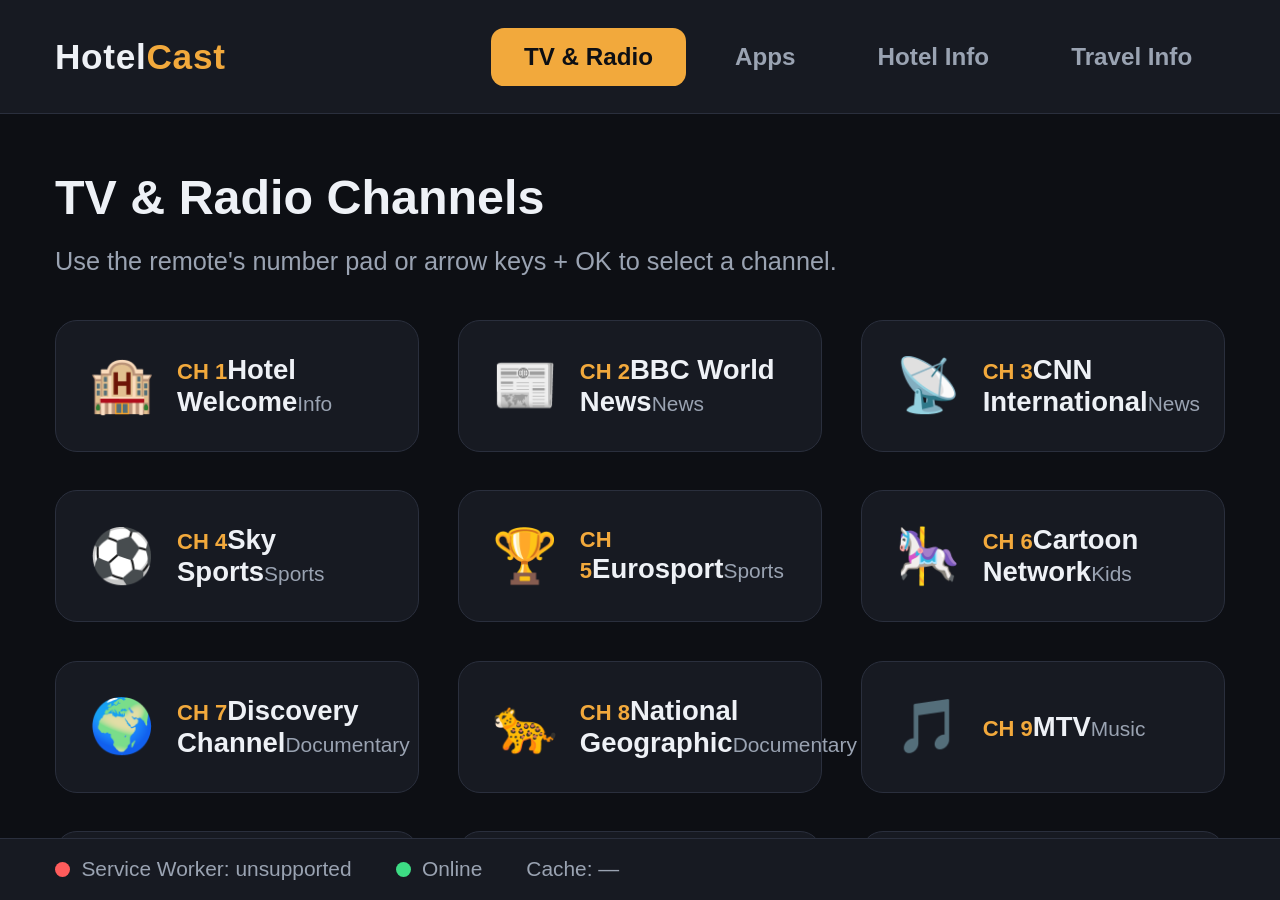
<file: index.html>
<!doctype html>
<html lang="en">
  <head>
    <meta charset="utf-8" />
    <meta name="viewport" content="width=device-width, initial-scale=1" />
    <title>Oasis Hotel — TV & Radio Channels</title>
    <link rel="manifest" href="manifest.webmanifest" />
    <link rel="stylesheet" href="css/style.css" />
  </head>
  <body data-page="channels">
    <header id="site-header"></header>

    <main>
      <h1>TV &amp; Radio Channels</h1>
      <p class="subtitle">
        Use the remote's number pad or arrow keys + OK to select a channel.
      </p>
      <div id="channel-grid" class="tile-grid"></div>
    </main>

    <footer id="sw-status-bar"></footer>

    <script src="js/nav.js"></script>
    <script src="js/render-grid.js"></script>
    <script src="js/register-sw.js"></script>
    <script src="js/sw-status.js"></script>
    <script>
      renderGrid("channel-grid", "data/channels.json", function (channel) {
        return (
          '<div class="tile" tabindex="0">' +
          '<span class="icon">' +
          channel.icon +
          "</span>" +
          '<span class="info">' +
          '<span class="number">CH ' +
          channel.number +
          "</span>" +
          '<span class="name">' +
          channel.name +
          "</span>" +
          '<span class="genre">' +
          channel.genre +
          "</span>" +
          "</span>" +
          "</div>"
        );
      });
    </script>
  </body>
</html>
</file>
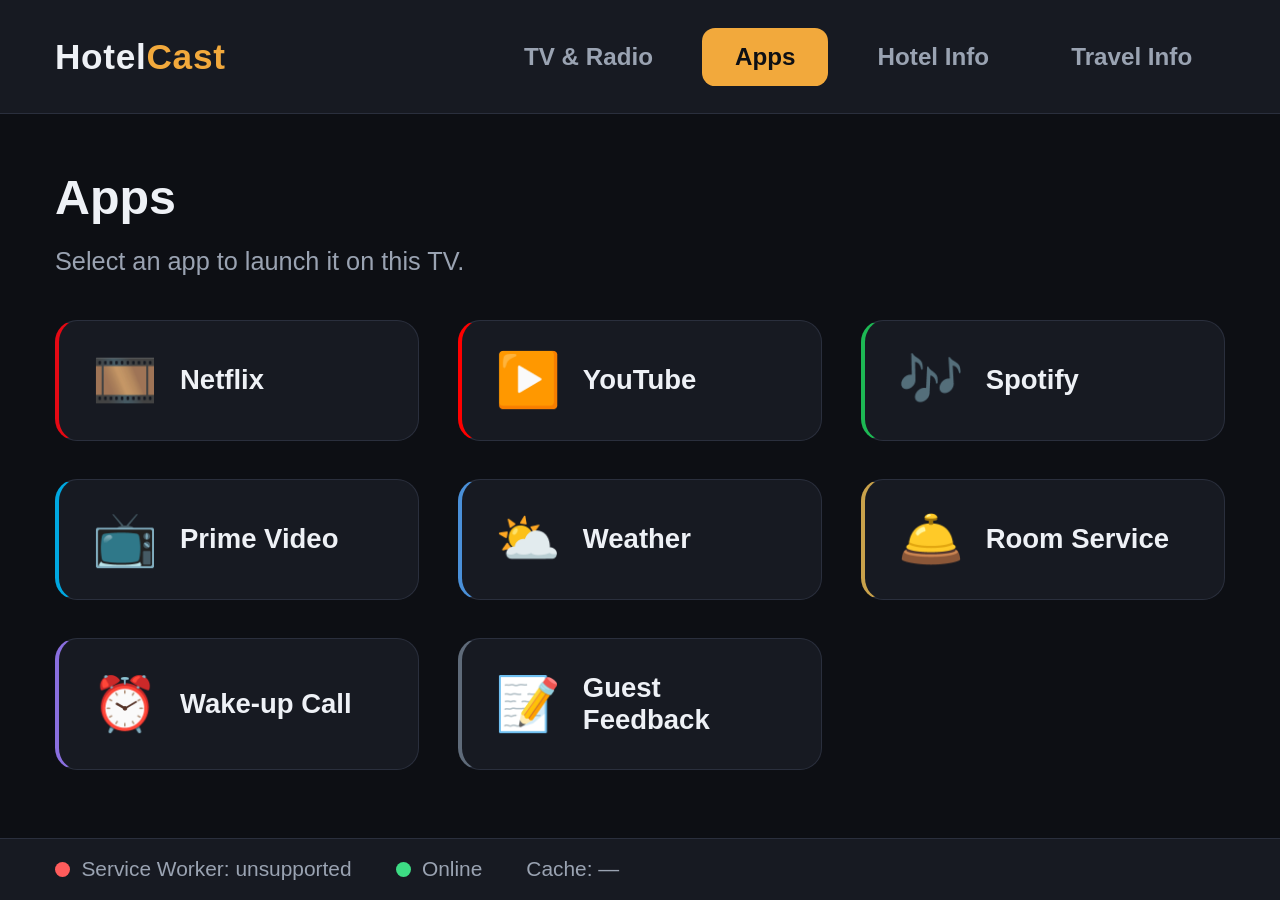
<file: apps.html>
<!doctype html>
<html lang="en">
<head>
  <meta charset="utf-8" />
  <meta name="viewport" content="width=device-width, initial-scale=1" />
  <title>HotelCast — Apps</title>
  <link rel="manifest" href="manifest.webmanifest" />
  <link rel="stylesheet" href="css/style.css" />
</head>
<body data-page="apps">
  <header id="site-header"></header>

  <main>
    <h1>Apps</h1>
    <p class="subtitle">Select an app to launch it on this TV.</p>
    <div id="app-grid" class="tile-grid"></div>
  </main>

  <footer id="sw-status-bar"></footer>

  <script src="js/nav.js"></script>
  <script src="js/render-grid.js"></script>
  <script src="js/register-sw.js"></script>
  <script src="js/sw-status.js"></script>
  <script>
    renderGrid("app-grid", "data/apps.json", function (app) {
      return (
        '<div class="tile" tabindex="0" style="border-left: 4px solid ' + app.color + '">' +
        '<span class="icon">' + app.icon + '</span>' +
        '<span class="info">' +
        '<span class="name">' + app.name + '</span>' +
        '</span>' +
        '</div>'
      );
    });
  </script>
</body>
</html>
</file>
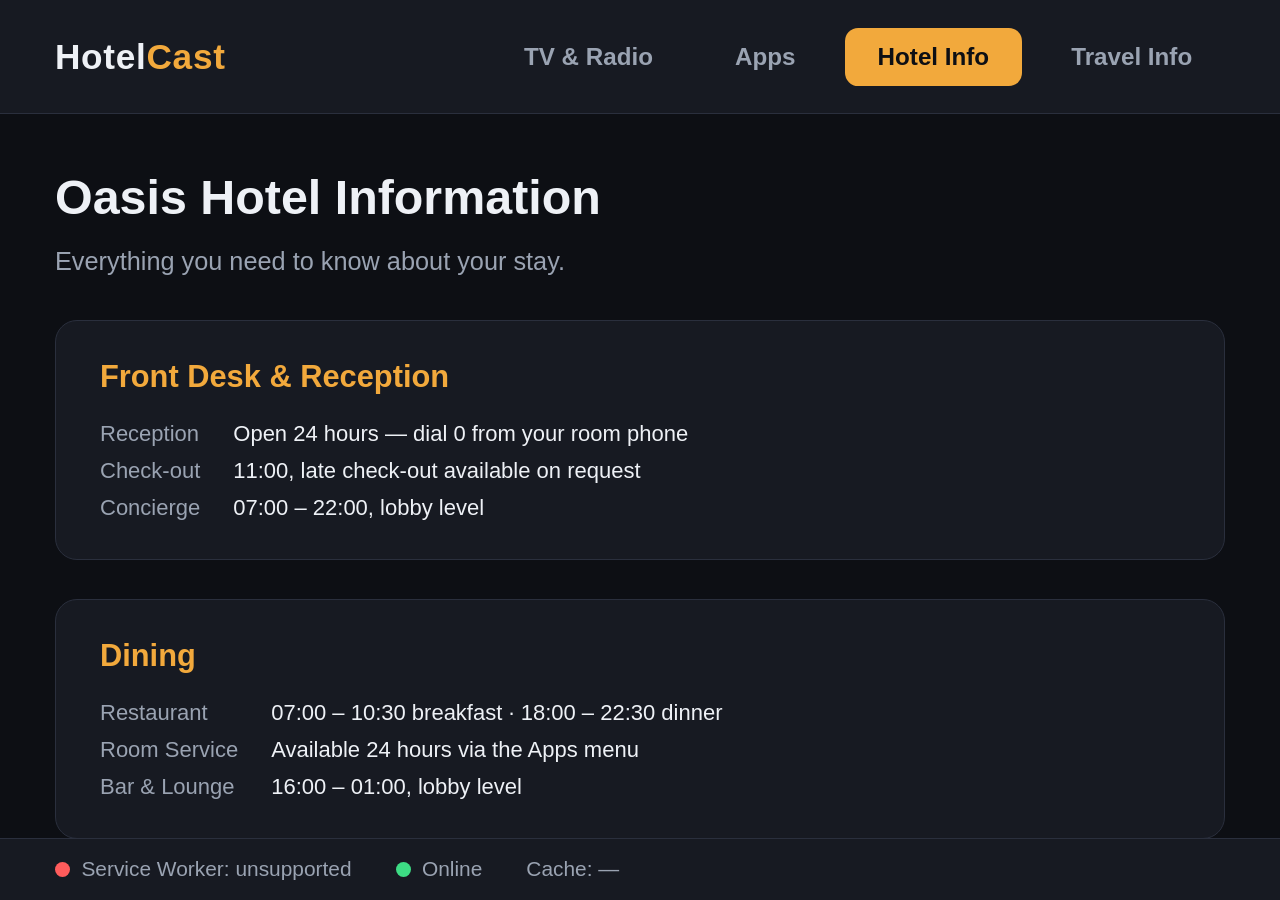
<file: hotel-info.html>
<!doctype html>
<html lang="en">
  <head>
    <meta charset="utf-8" />
    <meta name="viewport" content="width=device-width, initial-scale=1" />
    <title>Oasis — Hotel Information</title>
    <link rel="manifest" href="manifest.webmanifest" />
    <link rel="stylesheet" href="css/style.css" />
  </head>
  <body data-page="hotel-info">
    <header id="site-header"></header>

    <main>
      <h1>Oasis Hotel Information</h1>
      <p class="subtitle">Everything you need to know about your stay.</p>

      <div class="info-section">
        <h2>Front Desk &amp; Reception</h2>
        <dl>
          <dt>Reception</dt>
          <dd>Open 24 hours — dial 0 from your room phone</dd>
          <dt>Check-out</dt>
          <dd>11:00, late check-out available on request</dd>
          <dt>Concierge</dt>
          <dd>07:00 – 22:00, lobby level</dd>
        </dl>
      </div>

      <div class="info-section">
        <h2>Dining</h2>
        <dl>
          <dt>Restaurant</dt>
          <dd>07:00 – 10:30 breakfast · 18:00 – 22:30 dinner</dd>
          <dt>Room Service</dt>
          <dd>Available 24 hours via the Apps menu</dd>
          <dt>Bar &amp; Lounge</dt>
          <dd>16:00 – 01:00, lobby level</dd>
        </dl>
      </div>

      <div class="info-section">
        <h2>Wellness</h2>
        <dl>
          <dt>Spa</dt>
          <dd>09:00 – 20:00, 2nd floor</dd>
          <dt>Gym</dt>
          <dd>Open 24 hours, keycard access</dd>
          <dt>Pool</dt>
          <dd>07:00 – 21:00, rooftop</dd>
        </dl>
      </div>

      <div class="info-section">
        <h2>Wi-Fi &amp; House Rules</h2>
        <dl>
          <dt>Network</dt>
          <dd>Hotel-Guest</dd>
          <dt>Password</dt>
          <dd>welcome2026</dd>
          <dt>Quiet hours</dt>
          <dd>22:00 – 07:00</dd>
        </dl>
      </div>
    </main>

    <footer id="sw-status-bar"></footer>

    <script src="js/nav.js"></script>
    <script src="js/register-sw.js"></script>
    <script src="js/sw-status.js"></script>
  </body>
</html>
</file>
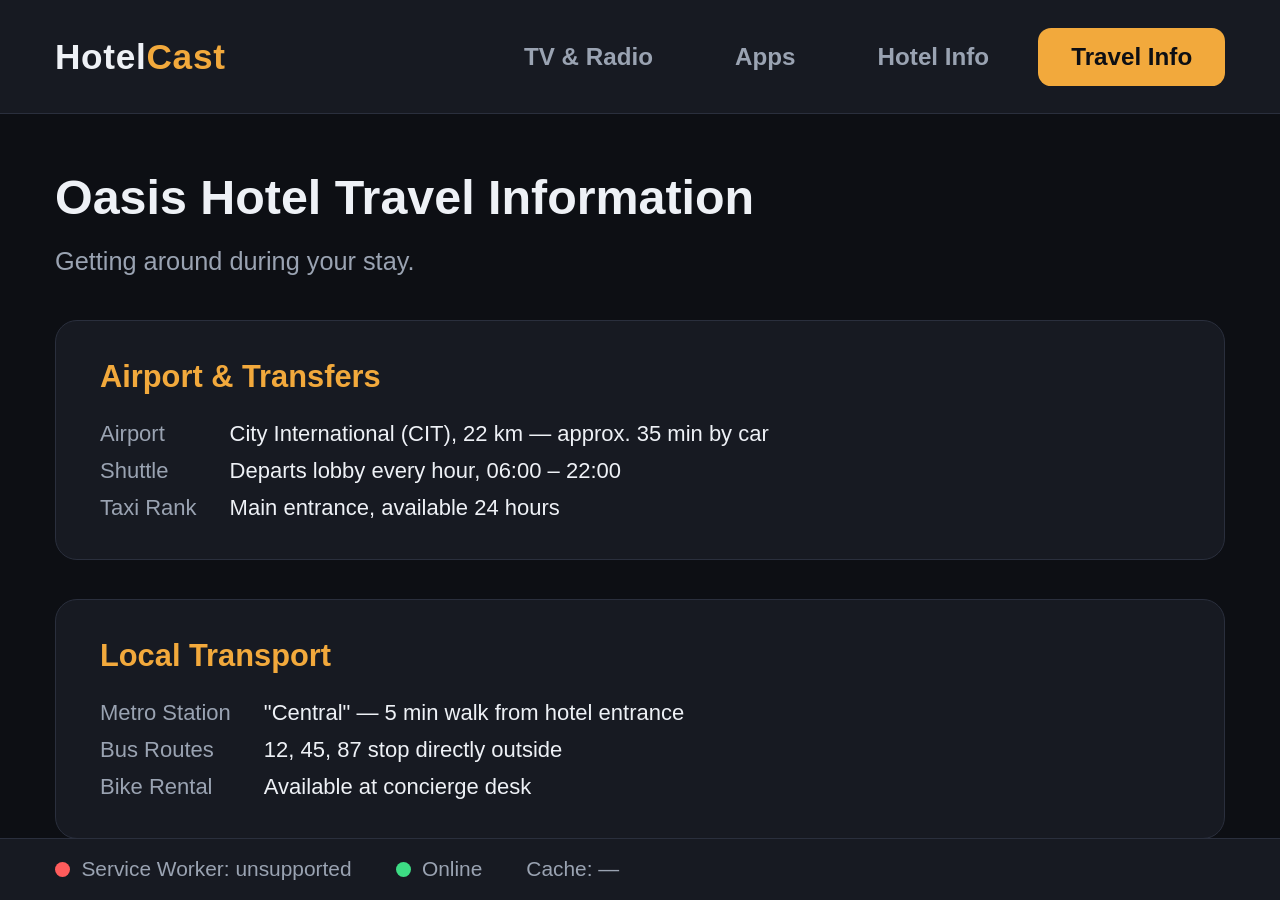
<file: travel-info.html>
<!doctype html>
<html lang="en">
  <head>
    <meta charset="utf-8" />
    <meta name="viewport" content="width=device-width, initial-scale=1" />
    <title>Oasis — Travel Information</title>
    <link rel="manifest" href="manifest.webmanifest" />
    <link rel="stylesheet" href="css/style.css" />
  </head>
  <body data-page="travel-info">
    <header id="site-header"></header>

    <main>
      <h1>Oasis Hotel Travel Information</h1>
      <p class="subtitle">Getting around during your stay.</p>

      <div class="info-section">
        <h2>Airport &amp; Transfers</h2>
        <dl>
          <dt>Airport</dt>
          <dd>City International (CIT), 22 km — approx. 35 min by car</dd>
          <dt>Shuttle</dt>
          <dd>Departs lobby every hour, 06:00 – 22:00</dd>
          <dt>Taxi Rank</dt>
          <dd>Main entrance, available 24 hours</dd>
        </dl>
      </div>

      <div class="info-section">
        <h2>Local Transport</h2>
        <dl>
          <dt>Metro Station</dt>
          <dd>"Central" — 5 min walk from hotel entrance</dd>
          <dt>Bus Routes</dt>
          <dd>12, 45, 87 stop directly outside</dd>
          <dt>Bike Rental</dt>
          <dd>Available at concierge desk</dd>
        </dl>
      </div>

      <div class="info-section">
        <h2>Nearby Attractions</h2>
        <dl>
          <dt>Old Town Square</dt>
          <dd>10 min walk</dd>
          <dt>City Museum</dt>
          <dd>15 min walk / 3 min metro</dd>
          <dt>Riverside Park</dt>
          <dd>8 min walk</dd>
        </dl>
      </div>

      <div class="info-section">
        <h2>Weather</h2>
        <dl>
          <dt>Today</dt>
          <dd>22°C, partly cloudy</dd>
          <dt>Tomorrow</dt>
          <dd>19°C, light rain</dd>
        </dl>
      </div>
    </main>

    <footer id="sw-status-bar"></footer>

    <script src="js/nav.js"></script>
    <script src="js/register-sw.js"></script>
    <script src="js/sw-status.js"></script>
  </body>
</html>
</file>
<file: css/style.css>
/*
  TV signage stylesheet.
  Fixed 1920x1080 landscape "10-foot UI" assumption — no responsive/mobile
  breakpoints on purpose, this is a POC for an in-room hotel TV, not a website.
*/

:root {
  --bg: #0d0f14;
  --panel: #171a22;
  --panel-border: #2a2f3d;
  --text: #eef1f6;
  --text-dim: #9aa3b2;
  --accent: #f2a93c;
  --accent-dim: #7a5a1f;
  --good: #3ddc84;
  --bad: #ff5c5c;
  font-size: 22px;
}

* {
  box-sizing: border-box;
}

html, body {
  height: 100%;
  margin: 0;
}

body {
  background: var(--bg);
  color: var(--text);
  font-family: "Segoe UI", "Helvetica Neue", Arial, sans-serif;
  display: grid;
  grid-template-rows: auto 1fr auto;
  height: 100vh;
  overflow: hidden;
}

/* ---------- Header / nav ---------- */

#site-header {
  display: flex;
  align-items: center;
  justify-content: space-between;
  padding: 1.25rem 2.5rem;
  background: var(--panel);
  border-bottom: 1px solid var(--panel-border);
}

.brand {
  font-size: 1.6rem;
  font-weight: 700;
  letter-spacing: 0.02em;
}

.brand span {
  color: var(--accent);
}

.main-nav {
  display: flex;
  gap: 0.75rem;
}

.main-nav a {
  color: var(--text-dim);
  text-decoration: none;
  font-size: 1.1rem;
  font-weight: 600;
  padding: 0.6rem 1.4rem;
  border-radius: 0.6rem;
  border: 2px solid transparent;
}

.main-nav a:hover,
.main-nav a:focus-visible {
  color: var(--text);
  border-color: var(--panel-border);
  outline: none;
}

.main-nav a.active {
  color: var(--bg);
  background: var(--accent);
}

/* ---------- Main content ---------- */

main {
  padding: 2.5rem;
  overflow-y: auto;
}

main h1 {
  margin-top: 0;
  font-size: 2.2rem;
}

main .subtitle {
  color: var(--text-dim);
  font-size: 1.15rem;
  margin-top: -0.5rem;
  margin-bottom: 2rem;
}

.tile-grid {
  display: grid;
  grid-template-columns: repeat(auto-fill, minmax(280px, 1fr));
  gap: 1.75rem;
}

.tile {
  background: var(--panel);
  border: 1px solid var(--panel-border);
  border-radius: 1rem;
  padding: 1.5rem;
  display: flex;
  align-items: center;
  gap: 1rem;
  transition: border-color 0.15s ease, transform 0.15s ease;
}

.tile:hover,
.tile:focus-visible {
  border-color: var(--accent);
  transform: translateY(-2px);
  outline: none;
}

.tile .icon {
  font-size: 2.4rem;
  line-height: 1;
}

.tile .info .number {
  color: var(--accent);
  font-weight: 700;
  font-size: 1rem;
}

.tile .info .name {
  font-size: 1.25rem;
  font-weight: 600;
}

.tile .info .genre {
  color: var(--text-dim);
  font-size: 0.95rem;
}

.info-section {
  background: var(--panel);
  border: 1px solid var(--panel-border);
  border-radius: 1rem;
  padding: 1.75rem 2rem;
  margin-bottom: 1.75rem;
}

.info-section h2 {
  margin-top: 0;
  color: var(--accent);
  font-size: 1.4rem;
}

.info-section dl {
  display: grid;
  grid-template-columns: max-content 1fr;
  gap: 0.5rem 1.5rem;
  margin: 0;
}

.info-section dt {
  color: var(--text-dim);
}

.info-section dd {
  margin: 0;
}

/* ---------- SW / connectivity status bar ---------- */

#sw-status-bar {
  display: flex;
  align-items: center;
  gap: 2rem;
  padding: 0.85rem 2.5rem;
  background: var(--panel);
  border-top: 1px solid var(--panel-border);
  font-size: 0.95rem;
  color: var(--text-dim);
}

.status-item {
  display: flex;
  align-items: center;
  gap: 0.5rem;
}

.status-dot {
  width: 0.7rem;
  height: 0.7rem;
  border-radius: 50%;
  background: var(--text-dim);
  flex-shrink: 0;
}

.status-dot.good {
  background: var(--good);
}

.status-dot.bad {
  background: var(--bad);
}

#update-banner {
  display: none;
  margin-left: auto;
  align-items: center;
  gap: 0.75rem;
}

#update-banner.visible {
  display: flex;
}

#update-banner button {
  background: var(--accent);
  color: var(--bg);
  border: none;
  font-weight: 700;
  font-size: 0.95rem;
  padding: 0.5rem 1.1rem;
  border-radius: 0.5rem;
  cursor: pointer;
}

#update-banner button:hover,
#update-banner button:focus-visible {
  background: var(--accent-dim);
  color: var(--text);
  outline: none;
}
</file>
